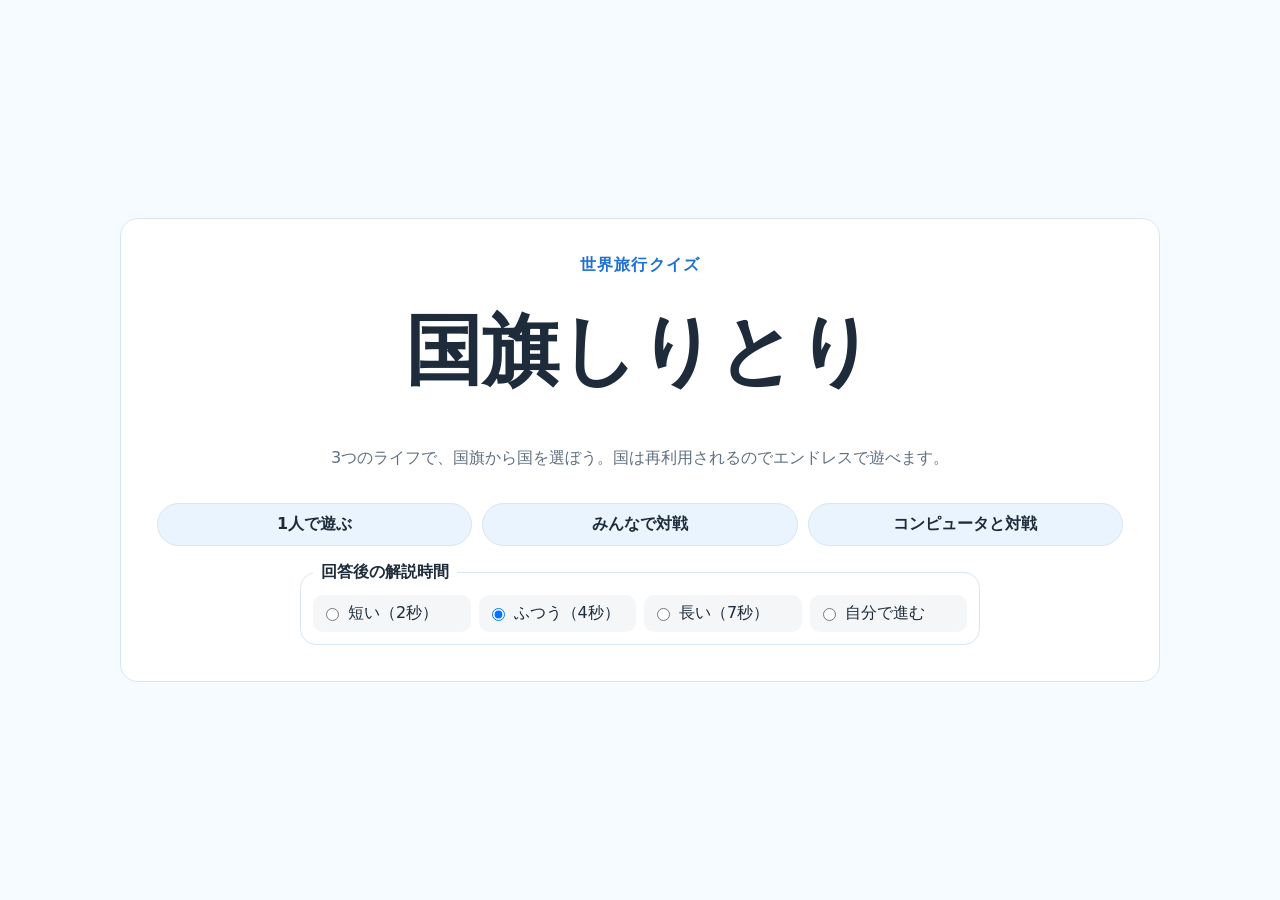
<file: index.html>
<!doctype html>
<html lang="ja">
<head>
  <meta charset="utf-8">
  <meta name="viewport" content="width=device-width, initial-scale=1, viewport-fit=cover">
  <title>国旗しりとりゲーム</title>
  <link rel="stylesheet" href="style.css">
</head>
<body>
  <main id="app" class="app"></main>
  <script src="data/countries.js"></script>
  <script src="flag-game.js"></script>
  <script src="script.js"></script>

</body>
</html>
</file>
<file: style.css>
:root{--paper:#fff;--ink:#1d2b3a;--muted:#607080;--primary:#1d6fd1;--primary-soft:#eaf4ff;--line:#d9e5f0;--ok:#178457;--bad:#d33b3b;--bg:#f5fbff;--assist:#f4f6f8;--radius:18px}
*{box-sizing:border-box}
html,body{overflow-x:hidden}
body{margin:0;min-height:100svh;font-family:system-ui,-apple-system,BlinkMacSystemFont,"Segoe UI",sans-serif;background:var(--bg);color:var(--ink)}
button,select,input{font:inherit}
button{min-height:42px;border:1px solid var(--line);border-radius:999px;padding:.62rem 1rem;background:var(--primary-soft);color:var(--ink);font-weight:700;cursor:pointer}
button:disabled{opacity:.72;cursor:not-allowed}
button:focus-visible,input:focus-visible,select:focus-visible{outline:3px solid #9dccff;outline-offset:2px}
.app{min-height:100svh;display:grid;place-items:center;padding:calc(8px + env(safe-area-inset-top)) calc(8px + env(safe-area-inset-right)) calc(8px + env(safe-area-inset-bottom)) calc(8px + env(safe-area-inset-left))}
.screen{width:min(1040px,100%);background:rgba(255,255,255,.96);border:1px solid var(--line);border-radius:var(--radius);padding:clamp(16px,3vw,36px)}
.center{display:grid;place-items:center;text-align:center;gap:16px}
.eyebrow{margin:0;color:var(--primary);font-weight:800;letter-spacing:.08em}
.title,h1{margin:.1em 0;font-size:clamp(2.1rem,7vw,4.8rem)}
h2{margin:.2em 0 1rem;font-size:clamp(1.35rem,4vw,2.1rem)}
.lead{max-width:44rem;color:var(--muted);line-height:1.7}
.row,.actions{display:flex;gap:10px;flex-wrap:wrap;justify-content:center}
.secondary,.ghost{background:var(--assist)}
.form{display:grid;gap:10px;width:min(520px,100%)}
select,input{min-width:0;border:1px solid #c9d8e6;border-radius:12px;padding:11px;background:#fff}
.screen.game{width:min(900px,100%);min-height:0;display:grid;grid-template-rows:auto auto auto auto auto auto;gap:clamp(5px,1svh,10px);overflow:visible;padding:clamp(8px,2vw,18px)}
.topbar{display:grid;grid-template-columns:repeat(3,minmax(0,1fr));align-items:center;gap:6px;color:#405366;font-size:clamp(.72rem,2.4vw,.92rem)}
.topbar span,.topbar strong{min-width:0;background:var(--assist);border:1px solid #e3e9ef;border-radius:999px;padding:.34rem .5rem;text-align:center;white-space:nowrap;overflow:hidden;text-overflow:ellipsis}
.life{color:#d52f52;letter-spacing:.03em}
.currentCountry{display:grid;grid-template-columns:minmax(88px,140px) 1fr;align-items:center;gap:10px;border:1px solid var(--line);border-radius:16px;background:#fff;padding:7px 9px;min-height:80px}
.currentCountry div{display:grid;gap:2px}
.currentCountry span{color:var(--muted);font-size:.8rem;font-weight:700}
.currentCountry strong{font-size:clamp(1.05rem,3.4vw,1.45rem)}
.currentCountry small{color:var(--muted);font-weight:700}
.flag{display:block;width:100%;height:100%;object-fit:contain;background:#fff;border:1px solid #d7e0ea;border-radius:8px}
.currentFlag{height:clamp(52px,9svh,78px)}
.question{display:flex;justify-content:center;align-items:baseline;gap:.08em;text-align:center;font-weight:800}
.question span{font-size:clamp(.9rem,2.8vw,1.15rem)}
.question strong{font-size:clamp(1.35rem,6vw,2.1rem);line-height:1;color:var(--primary);font-weight:900}
.choices{display:grid;grid-template-columns:repeat(3,minmax(0,1fr));gap:clamp(5px,1.5vw,12px);align-items:start}
.choice{width:100%;min-width:0;padding:4px;border:2px solid var(--line);border-radius:14px;background:#fff;display:grid;grid-template-rows:auto 0 24px;gap:2px;align-items:center;box-shadow:none}
.choice .flag{height:clamp(70px,20vw,108px);padding:2px}
.choice.isCorrect{border-color:var(--ok);background:#f1fff7}
.choice.isWrong{border-color:var(--bad);background:#fff4f4}
.resultMark{font-size:clamp(.7rem,2.2vw,.9rem);font-weight:800;color:#2f4658}
.revealedName{font-size:clamp(.76rem,2.5vw,1rem);font-weight:800;white-space:nowrap;overflow:hidden;text-overflow:ellipsis}
.placeholder{visibility:hidden}
.feedbackLine{min-height:0;display:grid;place-items:center;text-align:center}
.muted{color:var(--muted);font-size:clamp(.78rem,2.2vw,.95rem)}
.miniFeedback{width:100%;display:grid;grid-template-columns:1fr auto;align-items:center;gap:6px;border:1px solid var(--line);border-radius:14px;background:#fff;padding:7px 9px}
.miniFeedback.ok{border-color:#9dd8bd}
.miniFeedback.bad{border-color:#efa3a3}
.miniFeedback p{grid-column:1/-1;margin:0;color:#4b5d6e;font-size:.9rem}
.more{min-height:32px;padding:.35rem .65rem;background:var(--assist);font-size:.8rem}
.gameActions{display:flex;justify-content:center;gap:8px}
.hint,.menuRestart{min-height:36px;padding:.42rem .8rem;background:var(--assist);color:#35485a;border-color:#d5dde6;font-size:.88rem}
.flagGallery{display:grid;grid-template-columns:repeat(auto-fit,minmax(120px,1fr));gap:12px;max-height:70svh;overflow:auto}
.flagGallery figure{margin:0;background:#fff;border:1px solid var(--line);border-radius:14px;padding:10px;text-align:center}
.flagGallery img{width:100%;height:86px;object-fit:contain}
.flagGallery figcaption{margin-top:6px;font-weight:700}
.resultList{text-align:left}

@media (max-width:430px){.app{padding:5px;place-items:start center}
.screen{padding:12px}
.screen.game{border-radius:14px;gap:5px}
.currentCountry{grid-template-columns:90px 1fr;padding:6px;min-height:80px}
.currentFlag{height:50px}
.choice{padding:3px;border-radius:12px;grid-template-rows:auto 0 22px}
.choice .flag{height:clamp(70px,25vw,105px);padding:1px}
.miniFeedback p{display:none}
.playerBoard{gap:4px}
.playerBadge{padding:4px 6px}
}

@media (max-width:360px){.choice .flag{height:64px}
.choice{gap:1px}
.topbar{font-size:.68rem}
.currentCountry{grid-template-columns:78px 1fr}
.currentFlag{height:44px}
.muted{display:none}
}

@media (min-width:768px){.screen.game{max-width:820px}
.choice .flag{height:132px}
.currentFlag{height:82px}
}

@media (orientation:landscape) and (max-height:760px){.screen.game{gap:5px}
.currentCountry{min-height:70px}
.currentFlag{height:48px}
.choice .flag{height:clamp(64px,16svh,100px)}
}


.playerBoard{display:grid;grid-template-columns:repeat(auto-fit,minmax(120px,1fr));gap:6px}
.playerBadge{border:1px solid var(--line);border-radius:12px;background:#fff;padding:5px 8px;display:grid;gap:2px}
.playerBadge.current{border-color:var(--primary);background:var(--primary-soft)}
.playerBadge.out{opacity:.55}
.playerBadge strong,.playerBadge span{white-space:nowrap;overflow:hidden;text-overflow:ellipsis}
.bestUpdate{font-weight:900;color:var(--primary);margin:.2rem 0}
.resultList li{margin:.35rem 0}
.modeGrid,.levelGrid{display:grid;grid-template-columns:repeat(auto-fit,minmax(150px,1fr));gap:10px;width:100%}
.durationSettings{width:min(680px,100%);display:grid;grid-template-columns:repeat(4,minmax(0,1fr));gap:8px;border:1px solid var(--line);border-radius:16px;padding:12px;text-align:left}
.durationSettings legend{padding:0 8px;font-weight:800}.durationChoice{display:flex;align-items:center;gap:6px;padding:8px;border-radius:10px;background:var(--assist);cursor:pointer}.durationChoice input{min-height:auto}
.levelCard{display:grid;grid-template-columns:auto 1fr;gap:3px 8px;align-items:center;border:1px solid var(--line);border-radius:14px;padding:12px;background:#fff;cursor:pointer}
.levelCard small{grid-column:2;color:var(--muted)}
.badge{justify-self:start;background:#e8f2ff;color:#145cae;border-radius:999px;padding:4px 9px;font-size:.75rem;font-weight:800}
.versus{display:grid;grid-template-columns:1fr auto 1fr;gap:6px;align-items:center;text-align:center;font-size:clamp(.7rem,2.5vw,.9rem)}
.versus>*{padding:6px;border-radius:10px;background:var(--assist)}
.thinking{text-align:center;margin:0;color:var(--primary);font-weight:800;animation:pulse 1s infinite alternate}
.hintPanel{display:grid;gap:3px;font-size:.84rem;color:#405366}
.hintPanel p{margin:0;padding:4px 8px;background:var(--assist);border-radius:8px}
.learnSheet{position:relative;z-index:2;display:grid;gap:8px;border:1px solid var(--line);border-radius:14px;padding:12px;background:#fff;box-shadow:0 -3px 14px #28445c18;font-size:.86rem;max-height:min(60svh,520px);overflow-y:auto;overscroll-behavior:contain}
.learnSheet h3,.learnSheet p,.learnSheet dl{margin:0}.factList{display:grid;grid-template-columns:repeat(2,minmax(0,1fr));gap:5px 12px}.factList>div{display:grid;grid-template-columns:auto 1fr;gap:4px}.factList dt{font-weight:800}.factList dt::after{content:'：'}.factList dd{margin:0}.trivia{padding:8px;background:#fff8dc;border-radius:10px;line-height:1.6}.learnActions{display:flex;gap:8px;justify-content:flex-end;position:sticky;bottom:0;background:#fff;padding-top:3px}.learnSheet button{min-height:32px;padding:.3rem .65rem}.details{border-top:1px solid var(--line);padding-top:8px}
@keyframes pulse{to{opacity:.5}}
@media(max-width:500px){.modeGrid,.levelGrid,.durationSettings{grid-template-columns:1fr}.factList{grid-template-columns:1fr}.learnSheet{max-height:65svh}.versus{font-size:.66rem}.screen{border-radius:12px}}
</file>
